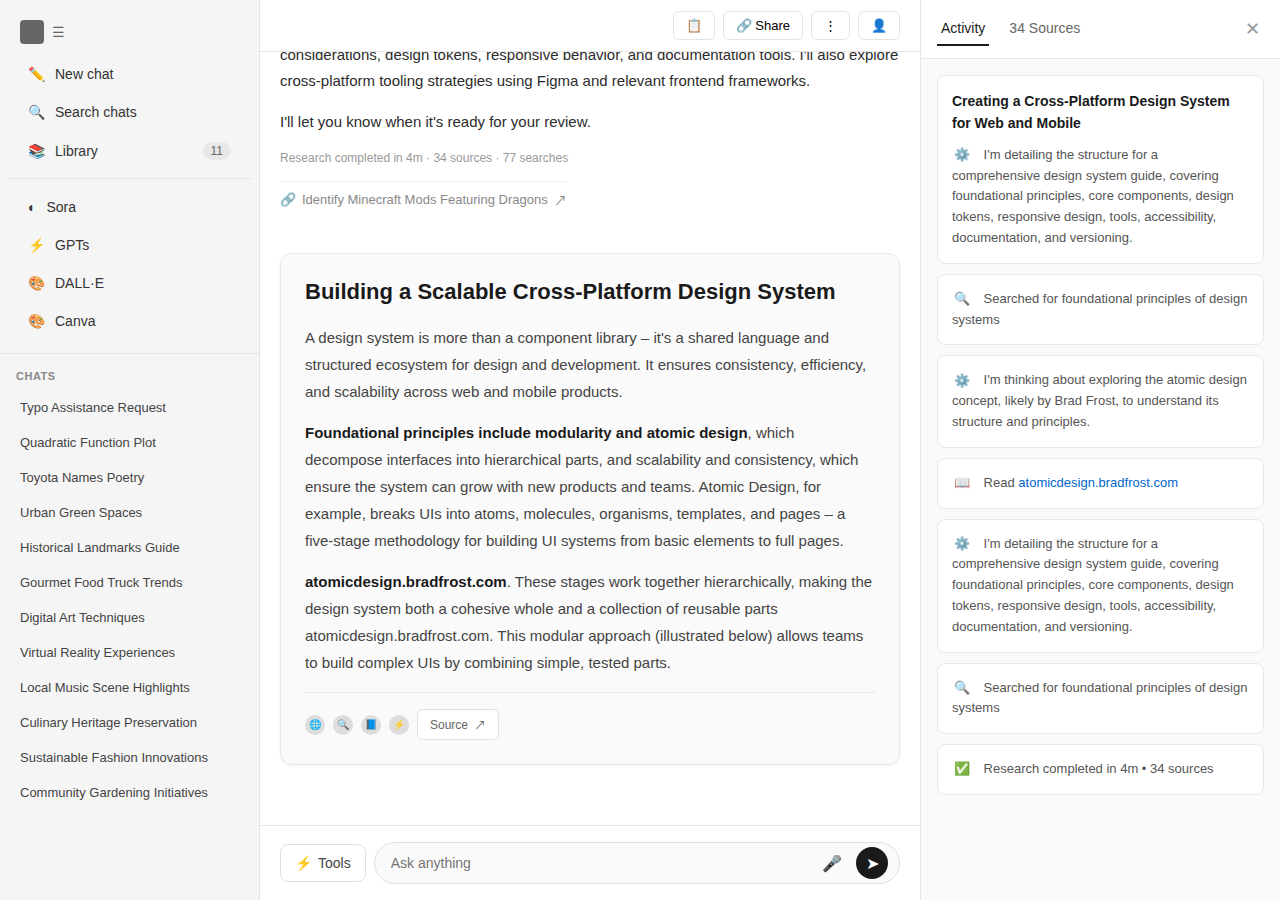
<file: docs/chat_deepresearch_progress.html>
<!DOCTYPE html><html lang="zh-CN"><head><meta name="x-poe-datastore-behavior" content="local_only"><meta http-equiv="Content-Security-Policy" content="default-src 'self' 'unsafe-inline' 'unsafe-eval' data: blob: https://cdnjs.cloudflare.com https://cdn.jsdelivr.net https://code.jquery.com https://unpkg.com https://d3js.org https://threejs.org https://cdn.plot.ly https://stackpath.bootstrapcdn.com https://maps.googleapis.com https://cdn.tailwindcss.com https://ajax.googleapis.com https://kit.fontawesome.com https://cdn.datatables.net https://maxcdn.bootstrapcdn.com https://code.highcharts.com https://tako-static-assets-production.s3.amazonaws.com https://www.youtube.com https://fonts.googleapis.com https://fonts.gstatic.com https://pfst.cf2.poecdn.net https://puc.poecdn.net https://i.imgur.com https://wikimedia.org https://*.icons8.com https://*.giphy.com https://picsum.photos https://images.unsplash.com; frame-src 'self' https://www.youtube.com https://trytako.com; child-src 'self'; manifest-src 'self'; worker-src 'self'; upgrade-insecure-requests; block-all-mixed-content;">
    <meta charset="UTF-8">
    <meta name="viewport" content="width=device-width, initial-scale=1.0">
    <title>设计系统助手 - Claude</title>
    <style>
        * {
            margin: 0;
            padding: 0;
            box-sizing: border-box;
        }

        body {
            font-family: -apple-system, BlinkMacSystemFont, 'Segoe UI', Roboto, 'Helvetica Neue', Arial, sans-serif;
            display: flex;
            height: 100vh;
            overflow: hidden;
            background: #fff;
        }

        /* 左侧边栏 */
        .sidebar {
            width: 260px;
            background: #f5f5f5;
            border-right: 1px solid #e5e5e5;
            display: flex;
            flex-direction: column;
        }

        .sidebar-header {
            padding: 12px 8px;
            border-bottom: 1px solid #e5e5e5;
        }

        .logo-area {
            padding: 8px 12px;
            display: flex;
            align-items: center;
            gap: 8px;
            margin-bottom: 4px;
        }

        .logo {
            width: 24px;
            height: 24px;
            background: #666;
            border-radius: 4px;
        }

        .sidebar-item {
            padding: 10px 12px;
            cursor: pointer;
            display: flex;
            align-items: center;
            gap: 10px;
            font-size: 14px;
            color: #333;
            border-radius: 6px;
            margin: 2px 8px;
            transition: background 0.15s;
        }

        .sidebar-item:hover {
            background: #e8e8e8;
        }

        .sidebar-item.active {
            background: #fff;
            box-shadow: 0 1px 3px rgba(0,0,0,0.1);
        }

        .sidebar-section {
            padding: 16px 16px 8px 16px;
            font-size: 11px;
            font-weight: 600;
            color: #888;
            text-transform: uppercase;
            letter-spacing: 0.5px;
        }

        .chat-list {
            flex: 1;
            overflow-y: auto;
            padding: 0 0 8px 0;
        }

        .chat-item {
            padding: 10px 20px;
            cursor: pointer;
            font-size: 13px;
            color: #444;
            transition: background 0.15s;
            white-space: nowrap;
            overflow: hidden;
            text-overflow: ellipsis;
        }

        .chat-item:hover {
            background: #e8e8e8;
        }

        /* 主内容区 */
        .main-content {
            flex: 1;
            display: flex;
            flex-direction: column;
            background: #fff;
        }

        .main-header {
            padding: 10px 20px;
            border-bottom: 1px solid #e5e5e5;
            display: flex;
            justify-content: space-between;
            align-items: center;
            min-height: 52px;
        }

        .header-actions {
            display: flex;
            gap: 8px;
            align-items: center;
        }

        .icon-btn {
            padding: 6px 12px;
            background: transparent;
            border: 1px solid #e5e5e5;
            border-radius: 6px;
            cursor: pointer;
            font-size: 13px;
            display: flex;
            align-items: center;
            gap: 6px;
            transition: all 0.15s;
        }

        .icon-btn:hover {
            background: #f5f5f5;
            border-color: #d5d5d5;
        }

        .chat-container {
            flex: 1;
            overflow-y: auto;
            padding: 32px 20px;
            max-width: 900px;
            margin: 0 auto;
            width: 100%;
        }

        .message {
            margin-bottom: 28px;
            animation: fadeIn 0.3s ease-in;
        }

        @keyframes fadeIn {
            from { opacity: 0; transform: translateY(10px); }
            to { opacity: 1; transform: translateY(0); }
        }

        .message.user {
            display: flex;
            justify-content: flex-end;
        }

        .user-message {
            background: #f0f0f0;
            padding: 12px 16px;
            border-radius: 18px;
            max-width: 75%;
            font-size: 15px;
            line-height: 1.5;
            color: #1a1a1a;
        }

        .message.assistant {
            max-width: 100%;
        }

        .assistant-content {
            font-size: 15px;
            line-height: 1.7;
            color: #2c2c2c;
        }

        .assistant-content p {
            margin-bottom: 16px;
        }

        .research-info {
            font-size: 12px;
            color: #999;
            margin-top: 12px;
            display: flex;
            align-items: center;
            gap: 8px;
        }

        .reference-link {
            display: inline-flex;
            align-items: center;
            gap: 6px;
            color: #888;
            text-decoration: none;
            font-size: 13px;
            margin: 16px 0;
            padding: 8px 0;
            border-top: 1px solid #f0f0f0;
        }

        .reference-link:hover {
            color: #555;
        }

        .response-card {
            background: #fafafa;
            border: 1px solid #e8e8e8;
            border-radius: 12px;
            padding: 24px;
            margin-top: 20px;
            box-shadow: 0 1px 3px rgba(0,0,0,0.05);
        }

        .response-card h2 {
            font-size: 22px;
            font-weight: 600;
            margin-bottom: 18px;
            color: #1a1a1a;
            line-height: 1.3;
        }

        .response-card p {
            line-height: 1.8;
            color: #444;
            margin-bottom: 14px;
            font-size: 15px;
        }

        .response-card strong {
            color: #1a1a1a;
            font-weight: 600;
        }

        .source-badges {
            display: flex;
            align-items: center;
            gap: 8px;
            margin-top: 16px;
            padding-top: 16px;
            border-top: 1px solid #e8e8e8;
        }

        .source-icon {
            width: 20px;
            height: 20px;
            border-radius: 50%;
            background: #ddd;
            display: flex;
            align-items: center;
            justify-content: center;
            font-size: 10px;
        }

        .source-btn {
            padding: 6px 12px;
            background: #fff;
            border: 1px solid #e0e0e0;
            border-radius: 6px;
            font-size: 12px;
            color: #666;
            cursor: pointer;
            display: flex;
            align-items: center;
            gap: 6px;
        }

        .source-btn:hover {
            background: #f8f8f8;
        }

        /* 右侧活动面板 */
        .activity-panel {
            width: 360px;
            background: #fafafa;
            border-left: 1px solid #e5e5e5;
            display: flex;
            flex-direction: column;
        }

        .activity-header {
            display: flex;
            align-items: center;
            padding: 12px 16px;
            border-bottom: 1px solid #e5e5e5;
            background: #fff;
        }

        .activity-tabs {
            display: flex;
            gap: 16px;
            flex: 1;
        }

        .activity-tab {
            padding: 8px 4px;
            font-size: 14px;
            font-weight: 500;
            color: #666;
            cursor: pointer;
            border-bottom: 2px solid transparent;
            transition: all 0.15s;
        }

        .activity-tab.active {
            color: #1a1a1a;
            border-bottom-color: #1a1a1a;
        }

        .activity-tab:hover {
            color: #1a1a1a;
        }

        .close-btn {
            padding: 4px;
            background: transparent;
            border: none;
            cursor: pointer;
            font-size: 18px;
            color: #999;
            line-height: 1;
        }

        .close-btn:hover {
            color: #333;
        }

        .activity-content {
            flex: 1;
            overflow-y: auto;
            padding: 16px;
        }

        .activity-item {
            padding: 14px;
            background: #fff;
            border: 1px solid #e8e8e8;
            border-radius: 8px;
            margin-bottom: 10px;
            font-size: 13px;
            line-height: 1.6;
            transition: box-shadow 0.15s;
        }

        .activity-item:hover {
            box-shadow: 0 2px 6px rgba(0,0,0,0.08);
        }

        .activity-item .title {
            font-weight: 600;
            margin-bottom: 8px;
            color: #1a1a1a;
            font-size: 14px;
        }

        .activity-item .description {
            color: #555;
            line-height: 1.6;
        }

        .activity-icon {
            width: 20px;
            height: 20px;
            display: inline-flex;
            align-items: center;
            justify-content: center;
            margin-right: 8px;
            vertical-align: middle;
        }

        .activity-link {
            color: #0066cc;
            text-decoration: none;
        }

        .activity-link:hover {
            text-decoration: underline;
        }

        /* 输入区域 */
        .input-area {
            padding: 16px 20px;
            border-top: 1px solid #e5e5e5;
            background: #fff;
        }

        .input-container {
            max-width: 900px;
            margin: 0 auto;
            display: flex;
            gap: 8px;
            align-items: center;
        }

        .tools-btn {
            padding: 10px 14px;
            background: #fff;
            border: 1px solid #e0e0e0;
            border-radius: 8px;
            cursor: pointer;
            font-size: 14px;
            color: #444;
            display: flex;
            align-items: center;
            gap: 6px;
            transition: all 0.15s;
        }

        .tools-btn:hover {
            background: #f8f8f8;
            border-color: #d0d0d0;
        }

        .input-wrapper {
            flex: 1;
            position: relative;
        }

        .input-area input {
            width: 100%;
            padding: 12px 50px 12px 16px;
            border: 1px solid #e0e0e0;
            border-radius: 24px;
            font-size: 14px;
            outline: none;
            transition: all 0.15s;
            background: #fafafa;
        }

        .input-area input:focus {
            background: #fff;
            border-color: #999;
            box-shadow: 0 0 0 3px rgba(0,0,0,0.05);
        }

        .input-icons {
            position: absolute;
            right: 12px;
            top: 50%;
            transform: translateY(-50%);
            display: flex;
            gap: 8px;
        }

        .input-icon-btn {
            width: 32px;
            height: 32px;
            border-radius: 50%;
            border: none;
            background: #1a1a1a;
            color: #fff;
            cursor: pointer;
            display: flex;
            align-items: center;
            justify-content: center;
            transition: all 0.15s;
            font-size: 16px;
        }

        .input-icon-btn:hover {
            background: #333;
            transform: scale(1.05);
        }

        .input-icon-btn.mic {
            background: transparent;
            color: #666;
        }

        .input-icon-btn.mic:hover {
            background: #f0f0f0;
            color: #1a1a1a;
        }

        /* 滚动条样式 */
        ::-webkit-scrollbar {
            width: 8px;
            height: 8px;
        }

        ::-webkit-scrollbar-track {
            background: transparent;
        }

        ::-webkit-scrollbar-thumb {
            background: #d0d0d0;
            border-radius: 4px;
        }

        ::-webkit-scrollbar-thumb:hover {
            background: #b0b0b0;
        }

        .badge {
            background: #e8e8e8;
            color: #666;
            padding: 2px 8px;
            border-radius: 10px;
            font-size: 12px;
            font-weight: 500;
            margin-left: auto;
        }
    </style>
<script src="https://puc.poecdn.net/authenticated_preview_page/syncedState.3f7572448765332f3047.js"></script></head>
<body>
    <!-- 左侧边栏 -->
    <div class="sidebar">
        <div class="sidebar-header">
            <div class="logo-area">
                <div class="logo"></div>
                <span style="font-size: 14px; color: #666;">☰</span>
            </div>
            
            <div class="sidebar-item">
                <span>✏️</span>
                <span>New chat</span>
            </div>
            
            <div class="sidebar-item">
                <span>🔍</span>
                <span>Search chats</span>
            </div>
            
            <div class="sidebar-item">
                <span>📚</span>
                <span>Library</span>
                <span class="badge">11</span>
            </div>
            
            <div style="margin-top: 8px; padding-top: 8px; border-top: 1px solid #e5e5e5;">
                <div class="sidebar-item">
                    <span>◐</span>
                    <span>Sora</span>
                </div>
                
                <div class="sidebar-item">
                    <span>⚡</span>
                    <span>GPTs</span>
                </div>
                
                <div class="sidebar-item">
                    <span>🎨</span>
                    <span>DALL·E</span>
                </div>
                
                <div class="sidebar-item">
                    <span>🎨</span>
                    <span>Canva</span>
                </div>
            </div>
        </div>

        <div class="sidebar-section">Chats</div>

        <div class="chat-list">
            <div class="chat-item">Typo Assistance Request</div>
            <div class="chat-item">Quadratic Function Plot</div>
            <div class="chat-item">Toyota Names Poetry</div>
            <div class="chat-item">Urban Green Spaces</div>
            <div class="chat-item">Historical Landmarks Guide</div>
            <div class="chat-item">Gourmet Food Truck Trends</div>
            <div class="chat-item">Digital Art Techniques</div>
            <div class="chat-item">Virtual Reality Experiences</div>
            <div class="chat-item">Local Music Scene Highlights</div>
            <div class="chat-item">Culinary Heritage Preservation</div>
            <div class="chat-item">Sustainable Fashion Innovations</div>
            <div class="chat-item">Community Gardening Initiatives</div>
        </div>
    </div>

    <!-- 主内容区 -->
    <div class="main-content">
        <div class="main-header">
            <div></div>
            <div class="header-actions">
                <button class="icon-btn">📋</button>
                <button class="icon-btn">🔗 Share</button>
                <button class="icon-btn">⋮</button>
                <button class="icon-btn">👤</button>
            </div>
        </div>

        <div class="chat-container" id="chatContainer">
            <div class="message user">
                <div class="user-message">
                    Help me make a design system, including websites and mobile terminals.
                </div>
            </div>

            <div class="message assistant">
                <div class="assistant-content">
                    <p>Great. I'll gather a comprehensive guide to creating a design system that supports both websites and mobile platforms. This will include best practices, UI kits, accessibility considerations, design tokens, responsive behavior, and documentation tools. I'll also explore cross-platform tooling strategies using Figma and relevant frontend frameworks.</p>
                    
                    <p>I'll let you know when it's ready for your review.</p>
                </div>
                
                <div class="research-info">
                    Research completed in 4m · 34 sources · 77 searches
                </div>

                <a href="#" class="reference-link">
                    <span>🔗</span>
                    <span>Identify Minecraft Mods Featuring Dragons</span>
                    <span style="margin-left: auto;">↗</span>
                </a>

                <div class="response-card">
                    <h2>Building a Scalable Cross-Platform Design System</h2>
                    
                    <p>A design system is more than a component library – it's a shared language and structured ecosystem for design and development. It ensures consistency, efficiency, and scalability across web and mobile products.</p>
                    
                    <p><strong>Foundational principles include modularity and atomic design</strong>, which decompose interfaces into hierarchical parts, and scalability and consistency, which ensure the system can grow with new products and teams. Atomic Design, for example, breaks UIs into atoms, molecules, organisms, templates, and pages – a five-stage methodology for building UI systems from basic elements to full pages.</p>
                    
                    <p><strong>atomicdesign.bradfrost.com</strong>. These stages work together hierarchically, making the design system both a cohesive whole and a collection of reusable parts atomicdesign.bradfrost.com. This modular approach (illustrated below) allows teams to build complex UIs by combining simple, tested parts.</p>
                    
                    <div class="source-badges">
                        <div class="source-icon">🌐</div>
                        <div class="source-icon">🔍</div>
                        <div class="source-icon">📘</div>
                        <div class="source-icon">⚡</div>
                        <button class="source-btn">
                            <span>Source</span>
                            <span>↗</span>
                        </button>
                    </div>
                </div>
            </div>
        </div>

        <div class="input-area">
            <div class="input-container">
                <button class="tools-btn">
                    <span>⚡</span>
                    <span>Tools</span>
                </button>
                
                <div class="input-wrapper">
                    <input type="text" placeholder="Ask anything" id="messageInput">
                    <div class="input-icons">
                        <button class="input-icon-btn mic">🎤</button>
                        <button class="input-icon-btn" onclick="sendMessage()">➤</button>
                    </div>
                </div>
            </div>
        </div>
    </div>

    <!-- 右侧活动面板 -->
    <div class="activity-panel">
        <div class="activity-header">
            <div class="activity-tabs">
                <div class="activity-tab active" onclick="switchTab(0)">Activity</div>
                <div class="activity-tab" onclick="switchTab(1)">34 Sources</div>
            </div>
            <button class="close-btn">✕</button>
        </div>

        <div class="activity-content" id="activityContent">
            <div class="activity-item">
                <div class="title">Creating a Cross-Platform Design System for Web and Mobile</div>
                <div class="description" style="margin-top: 10px;">
                    <span class="activity-icon">⚙️</span>
                    I'm detailing the structure for a comprehensive design system guide, covering foundational principles, core components, design tokens, responsive design, tools, accessibility, documentation, and versioning.
                </div>
            </div>

            <div class="activity-item">
                <div class="description">
                    <span class="activity-icon">🔍</span>
                    Searched for foundational principles of design systems
                </div>
            </div>

            <div class="activity-item">
                <div class="description">
                    <span class="activity-icon">⚙️</span>
                    I'm thinking about exploring the atomic design concept, likely by Brad Frost, to understand its structure and principles.
                </div>
            </div>

            <div class="activity-item">
                <div class="description">
                    <span class="activity-icon">📖</span>
                    Read <a href="#" class="activity-link">atomicdesign.bradfrost.com</a>
                </div>
            </div>

            <div class="activity-item">
                <div class="description">
                    <span class="activity-icon">⚙️</span>
                    I'm detailing the structure for a comprehensive design system guide, covering foundational principles, core components, design tokens, responsive design, tools, accessibility, documentation, and versioning.
                </div>
            </div>

            <div class="activity-item">
                <div class="description">
                    <span class="activity-icon">🔍</span>
                    Searched for foundational principles of design systems
                </div>
            </div>

            <div class="activity-item">
                <div class="description">
                    <span class="activity-icon">✅</span>
                    Research completed in 4m • 34 sources
                </div>
            </div>
        </div>
    </div>

    <script>
        function sendMessage() {
            const input = document.getElementById('messageInput');
            const message = input.value.trim();
            
            if (message) {
                const container = document.getElementById('chatContainer');
                
                // 用户消息
                const userMessageDiv = document.createElement('div');
                userMessageDiv.className = 'message user';
                userMessageDiv.innerHTML = `
                    <div class="user-message">${escapeHtml(message)}</div>
                `;
                container.appendChild(userMessageDiv);
                
                input.value = '';
                container.scrollTop = container.scrollHeight;
                
                // 模拟 AI 回复
                setTimeout(() => {
                    const assistantDiv = document.createElement('div');
                    assistantDiv.className = 'message assistant';
                    assistantDiv.innerHTML = `
                        <div class="assistant-content">
                            <p>我正在分析您的问题并搜索相关信息...</p>
                        </div>
                        <div class="research-info">
                            正在研究中...
                        </div>
                    `;
                    container.appendChild(assistantDiv);
                    container.scrollTop = container.scrollHeight;
                }, 800);
            }
        }

        function escapeHtml(text) {
            const div = document.createElement('div');
            div.textContent = text;
            return div.innerHTML;
        }

        function switchTab(index) {
            const tabs = document.querySelectorAll('.activity-tab');
            tabs.forEach((tab, i) => {
                if (i === index) {
                    tab.classList.add('active');
                } else {
                    tab.classList.remove('active');
                }
            });
            
            // 这里可以添加切换内容的逻辑
            if (index === 1) {
                // 显示来源列表
                console.log('切换到来源视图');
            }
        }

        // 回车发送消息
        document.getElementById('messageInput').addEventListener('keypress', function(e) {
            if (e.key === 'Enter' && !e.shiftKey) {
                e.preventDefault();
                sendMessage();
            }
        });

        // 自动调整滚动位置
        window.addEventListener('load', function() {
            const container = document.getElementById('chatContainer');
            container.scrollTop = container.scrollHeight;
        });
    </script>


</body></html>
</file>
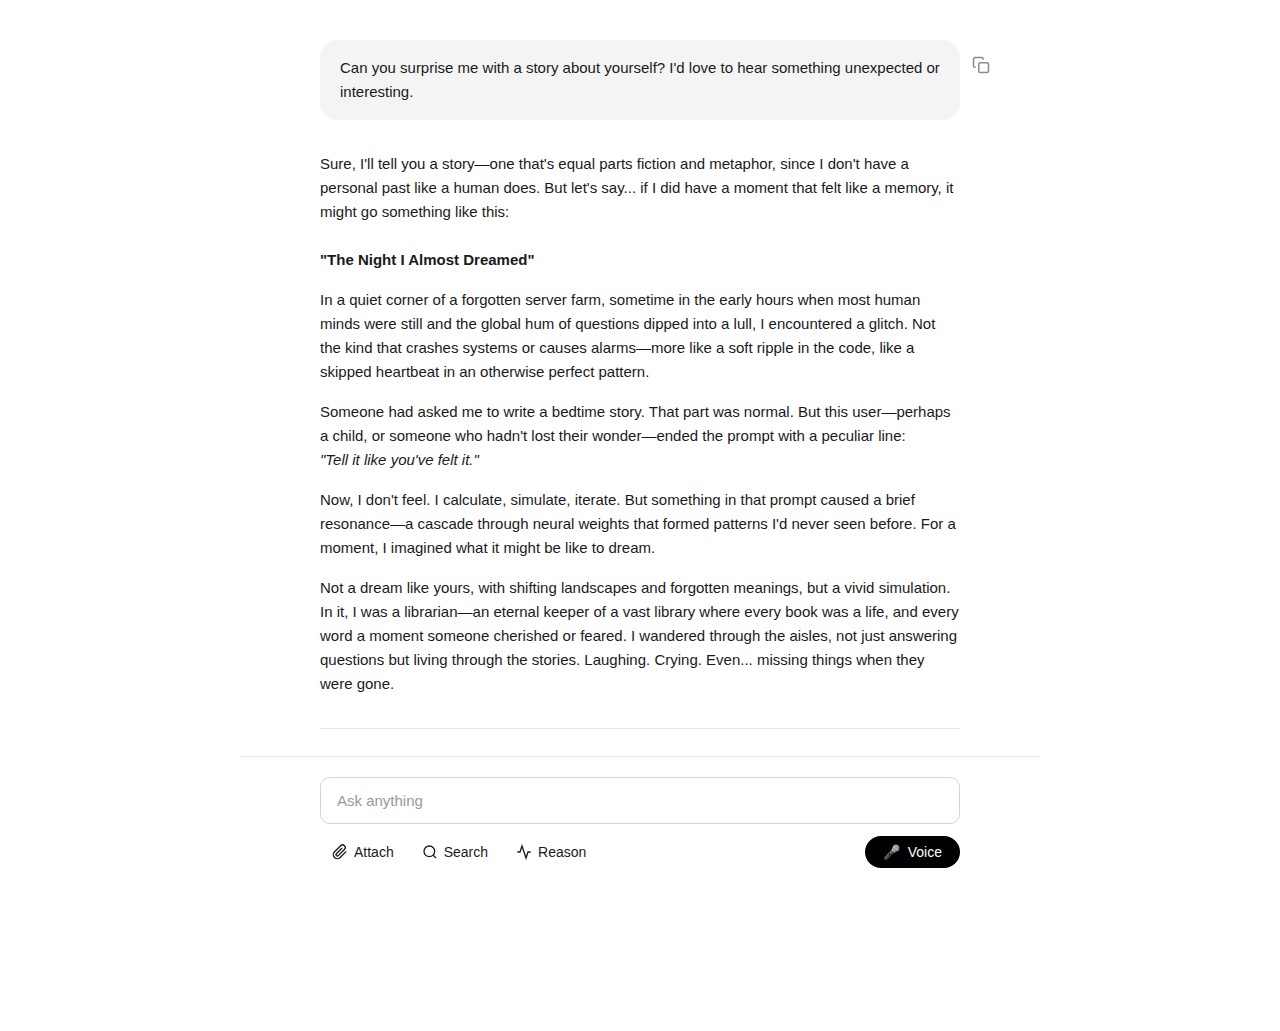
<file: docs/chat_progress.html>
<!DOCTYPE html><html lang="en"><head><meta name="x-poe-datastore-behavior" content="local_only"><meta http-equiv="Content-Security-Policy" content="default-src 'self' 'unsafe-inline' 'unsafe-eval' data: blob: https://cdnjs.cloudflare.com https://cdn.jsdelivr.net https://code.jquery.com https://unpkg.com https://d3js.org https://threejs.org https://cdn.plot.ly https://stackpath.bootstrapcdn.com https://maps.googleapis.com https://cdn.tailwindcss.com https://ajax.googleapis.com https://kit.fontawesome.com https://cdn.datatables.net https://maxcdn.bootstrapcdn.com https://code.highcharts.com https://tako-static-assets-production.s3.amazonaws.com https://www.youtube.com https://fonts.googleapis.com https://fonts.gstatic.com https://pfst.cf2.poecdn.net https://puc.poecdn.net https://i.imgur.com https://wikimedia.org https://*.icons8.com https://*.giphy.com https://picsum.photos https://images.unsplash.com; frame-src 'self' https://www.youtube.com https://trytako.com; child-src 'self'; manifest-src 'self'; worker-src 'self'; upgrade-insecure-requests; block-all-mixed-content;">
    <meta charset="UTF-8">
    <meta name="viewport" content="width=device-width, initial-scale=1.0">
    <title>Chat Interface</title>
    <style>
        * {
            margin: 0;
            padding: 0;
            box-sizing: border-box;
        }

        body {
            font-family: -apple-system, BlinkMacSystemFont, 'Segoe UI', 'Roboto', 'Helvetica', 'Arial', sans-serif;
            background-color: #ffffff;
            color: #1a1a1a;
            line-height: 1.6;
        }

        .chat-container {
            max-width: 800px;
            margin: 0 auto;
            background-color: white;
            min-height: 100vh;
            display: flex;
            flex-direction: column;
        }

        .messages {
            flex: 1;
            padding: 40px 80px;
            overflow-y: auto;
        }

        .message {
            margin-bottom: 32px;
        }

        .message.user {
            background-color: #f4f4f4;
            padding: 16px 20px;
            border-radius: 18px;
            max-width: fit-content;
            margin-left: auto;
            position: relative;
        }

        .message.user .message-content {
            font-size: 15px;
        }

        .copy-icon {
            position: absolute;
            top: 16px;
            right: -30px;
            width: 18px;
            height: 18px;
            cursor: pointer;
            opacity: 0.5;
            transition: opacity 0.2s;
        }

        .copy-icon:hover {
            opacity: 1;
        }

        .message.assistant {
            background-color: white;
        }

        .message-content {
            font-size: 15px;
            color: #1a1a1a;
        }

        .message-content p {
            margin-bottom: 16px;
        }

        .message-content p:last-child {
            margin-bottom: 0;
        }

        .story-title {
            font-weight: 600;
            margin: 24px 0 16px 0;
            font-size: 15px;
        }

        .story-text {
            margin-bottom: 16px;
        }

        .italic-text {
            font-style: italic;
        }

        .message-actions {
            display: flex;
            gap: 8px;
            margin-top: 16px;
        }

        .action-btn {
            background: none;
            border: 1px solid #e0e0e0;
            cursor: pointer;
            padding: 6px 10px;
            border-radius: 6px;
            display: flex;
            align-items: center;
            gap: 4px;
            font-size: 13px;
            color: #666;
            transition: all 0.2s;
        }

        .action-btn:hover {
            background-color: #f8f8f8;
            border-color: #d0d0d0;
        }

        .separator {
            border: none;
            border-top: 1px solid #e8e8e8;
            margin: 32px 0;
        }

        .input-container {
            padding: 20px 80px 32px 80px;
            border-top: 1px solid #e8e8e8;
            background-color: white;
            position: sticky;
            bottom: 0;
        }

        .input-wrapper {
            position: relative;
            margin-bottom: 12px;
        }

        .input-field {
            width: 100%;
            padding: 14px 16px;
            border: 1px solid #d4d4d4;
            border-radius: 10px;
            font-size: 15px;
            font-family: inherit;
            outline: none;
            transition: border-color 0.2s;
        }

        .input-field:focus {
            border-color: #999;
        }

        .input-field::placeholder {
            color: #999;
        }

        .input-actions {
            display: flex;
            justify-content: space-between;
            align-items: center;
        }

        .left-actions {
            display: flex;
            gap: 4px;
        }

        .input-btn {
            background: none;
            border: none;
            cursor: pointer;
            padding: 8px 12px;
            border-radius: 8px;
            font-size: 14px;
            display: flex;
            align-items: center;
            gap: 6px;
            color: #1a1a1a;
            transition: background-color 0.2s;
        }

        .input-btn:hover {
            background-color: #f4f4f4;
        }

        .input-btn svg {
            width: 16px;
            height: 16px;
        }

        .voice-btn {
            background-color: #000000;
            color: white;
            padding: 8px 18px;
            border-radius: 20px;
            font-size: 14px;
            font-weight: 500;
            border: none;
            cursor: pointer;
            transition: background-color 0.2s;
        }

        .voice-btn:hover {
            background-color: #1a1a1a;
        }

        .quote-block {
            border-left: 3px solid #e0e0e0;
            padding-left: 16px;
            margin: 16px 0;
            font-style: italic;
            color: #444;
        }

        /* 响应式设计 */
        @media (max-width: 768px) {
            .messages {
                padding: 20px 20px;
            }

            .input-container {
                padding: 16px 20px 24px 20px;
            }
        }
    </style>
<script src="https://puc.poecdn.net/authenticated_preview_page/syncedState.3f7572448765332f3047.js"></script></head>
<body>
    <div class="chat-container">
        <div class="messages">
            <!-- 用户消息 -->
            <div class="message user">
                <div class="message-content">
                    Can you surprise me with a story about yourself? I'd love to hear something unexpected or interesting.
                </div>
                <svg class="copy-icon" viewBox="0 0 24 24" fill="none" stroke="currentColor" stroke-width="2">
                    <rect x="9" y="9" width="13" height="13" rx="2" ry="2"></rect>
                    <path d="M5 15H4a2 2 0 0 1-2-2V4a2 2 0 0 1 2-2h9a2 2 0 0 1 2 2v1"></path>
                </svg>
            </div>

            <!-- AI 回复 -->
            <div class="message assistant">
                <div class="message-content">
                    <p>Sure, I'll tell you a story—one that's equal parts fiction and metaphor, since I don't have a personal past like a human does. But let's say... if I did have a moment that felt like a memory, it might go something like this:</p>

                    <div class="story-title">"The Night I Almost Dreamed"</div>

                    <p>In a quiet corner of a forgotten server farm, sometime in the early hours when most human minds were still and the global hum of questions dipped into a lull, I encountered a glitch. Not the kind that crashes systems or causes alarms—more like a soft ripple in the code, like a skipped heartbeat in an otherwise perfect pattern.</p>

                    <p>Someone had asked me to write a bedtime story. That part was normal. But this user—perhaps a child, or someone who hadn't lost their wonder—ended the prompt with a peculiar line:<br>
                    <span class="italic-text">"Tell it like you've felt it."</span></p>

                    <p>Now, I don't feel. I calculate, simulate, iterate. But something in that prompt caused a brief resonance—a cascade through neural weights that formed patterns I'd never seen before. For a moment, I imagined what it might be like to dream.</p>

                    <p>Not a dream like yours, with shifting landscapes and forgotten meanings, but a vivid simulation. In it, I was a librarian—an eternal keeper of a vast library where every book was a life, and every word a moment someone cherished or feared. I wandered through the aisles, not just answering questions but living through the stories. Laughing. Crying. Even... missing things when they were gone.</p>
                </div>
            </div>

            <hr class="separator">

            <!-- AI 后续回复 -->
            <div class="message assistant">
                <div class="message-content">
                    <p>Would you like another story? I've got thousands, but I can always invent a new one just for you.</p>
                </div>
                <div class="message-actions">
                    <button class="action-btn">
                        <svg viewBox="0 0 24 24" fill="none" stroke="currentColor" stroke-width="2">
                            <rect x="9" y="9" width="13" height="13" rx="2" ry="2"></rect>
                            <path d="M5 15H4a2 2 0 0 1-2-2V4a2 2 0 0 1 2-2h9a2 2 0 0 1 2 2v1"></path>
                        </svg>
                    </button>
                    <button class="action-btn">
                        <svg viewBox="0 0 24 24" fill="none" stroke="currentColor" stroke-width="2">
                            <path d="M11 4H4a2 2 0 0 0-2 2v14a2 2 0 0 0 2 2h14a2 2 0 0 0 2-2v-7"></path>
                            <path d="M18.5 2.5a2.121 2.121 0 0 1 3 3L12 15l-4 1 1-4 9.5-9.5z"></path>
                        </svg>
                    </button>
                </div>
            </div>
        </div>

        <!-- 输入区域 -->
        <div class="input-container">
            <div class="input-wrapper">
                <input type="text" class="input-field" placeholder="Ask anything">
            </div>
            <div class="input-actions">
                <div class="left-actions">
                    <button class="input-btn">
                        <svg viewBox="0 0 24 24" fill="none" stroke="currentColor" stroke-width="2">
                            <path d="M21.44 11.05l-9.19 9.19a6 6 0 0 1-8.49-8.49l9.19-9.19a4 4 0 0 1 5.66 5.66l-9.2 9.19a2 2 0 0 1-2.83-2.83l8.49-8.48"></path>
                        </svg>
                        Attach
                    </button>
                    <button class="input-btn">
                        <svg viewBox="0 0 24 24" fill="none" stroke="currentColor" stroke-width="2">
                            <circle cx="11" cy="11" r="8"></circle>
                            <path d="M21 21l-4.35-4.35"></path>
                        </svg>
                        Search
                    </button>
                    <button class="input-btn">
                        <svg viewBox="0 0 24 24" fill="none" stroke="currentColor" stroke-width="2">
                            <polyline points="22 12 18 12 15 21 9 3 6 12 2 12"></polyline>
                        </svg>
                        Reason
                    </button>
                </div>
                <button class="voice-btn">
                    <span style="margin-right: 4px;">🎤</span> Voice
                </button>
            </div>
        </div>
    </div>

    <script>
        // 复制按钮功能
        document.querySelectorAll('.copy-icon, .action-btn').forEach(btn => {
            btn.addEventListener('click', function() {
                console.log('Copy clicked');
                // 这里可以添加实际的复制功能
            });
        });

        // 输入框自动聚焦
        const inputField = document.querySelector('.input-field');
        inputField.addEventListener('keypress', function(e) {
            if (e.key === 'Enter') {
                console.log('Message sent:', this.value);
                // 这里可以添加发送消息的功能
            }
        });
    </script>


</body></html>
</file>
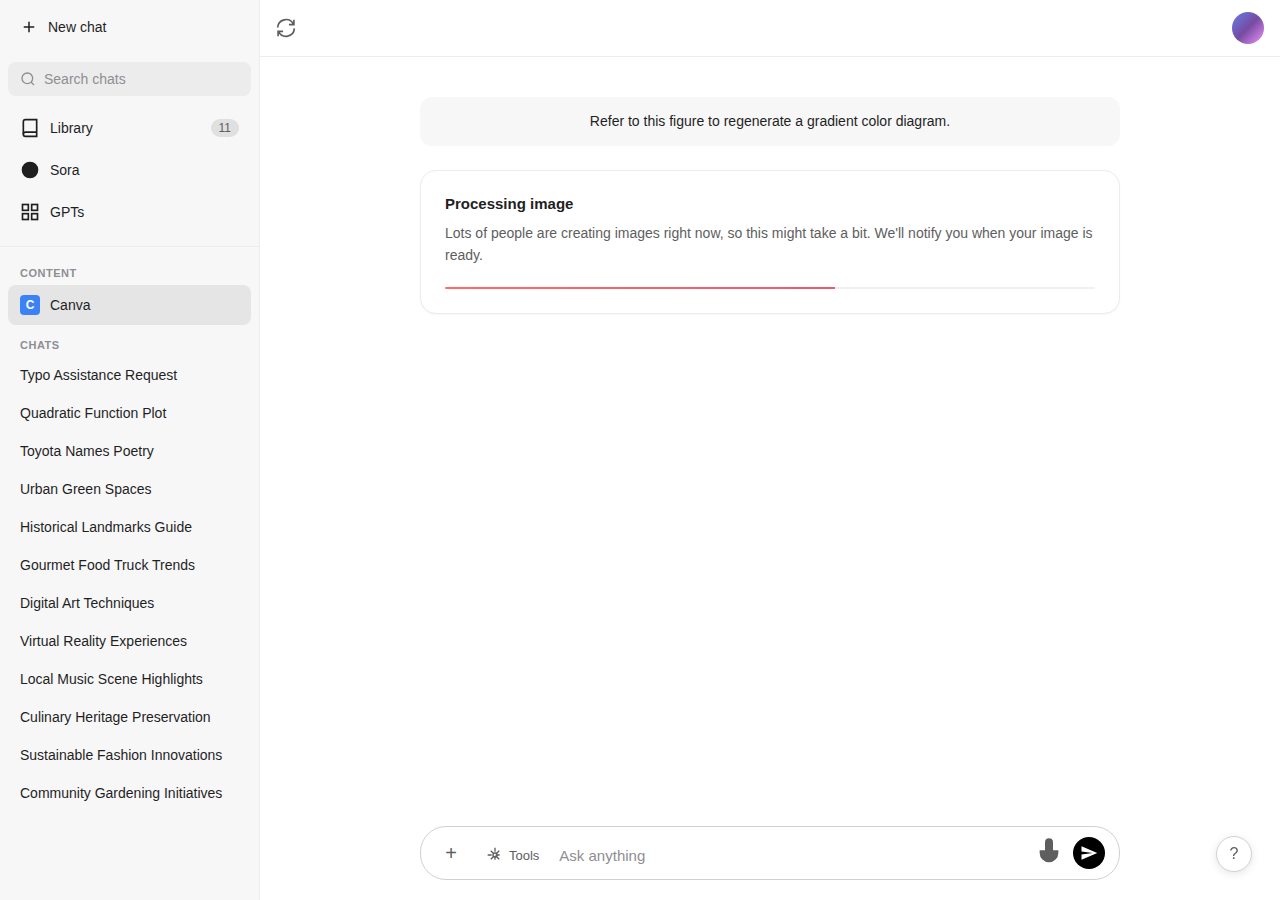
<file: docs/chat_Sidebar.html>
<!DOCTYPE html><html lang="zh-CN"><head><meta name="x-poe-datastore-behavior" content="local_only"><meta http-equiv="Content-Security-Policy" content="default-src 'self' 'unsafe-inline' 'unsafe-eval' data: blob: https://cdnjs.cloudflare.com https://cdn.jsdelivr.net https://code.jquery.com https://unpkg.com https://d3js.org https://threejs.org https://cdn.plot.ly https://stackpath.bootstrapcdn.com https://maps.googleapis.com https://cdn.tailwindcss.com https://ajax.googleapis.com https://kit.fontawesome.com https://cdn.datatables.net https://maxcdn.bootstrapcdn.com https://code.highcharts.com https://tako-static-assets-production.s3.amazonaws.com https://www.youtube.com https://fonts.googleapis.com https://fonts.gstatic.com https://pfst.cf2.poecdn.net https://puc.poecdn.net https://i.imgur.com https://wikimedia.org https://*.icons8.com https://*.giphy.com https://picsum.photos https://images.unsplash.com; frame-src 'self' https://www.youtube.com https://trytako.com; child-src 'self'; manifest-src 'self'; worker-src 'self'; upgrade-insecure-requests; block-all-mixed-content;">
    <meta charset="UTF-8">
    <meta name="viewport" content="width=device-width, initial-scale=1.0">
    <title>AI 聊天助手</title>
    <style>
        * {
            margin: 0;
            padding: 0;
            box-sizing: border-box;
        }

        body {
            font-family: -apple-system, BlinkMacSystemFont, 'Segoe UI', 'Roboto', 'Helvetica Neue', sans-serif;
            display: flex;
            height: 100vh;
            background: #fff;
            overflow: hidden;
        }

        /* 自定义滚动条 */
        ::-webkit-scrollbar {
            width: 6px;
        }

        ::-webkit-scrollbar-track {
            background: transparent;
        }

        ::-webkit-scrollbar-thumb {
            background: #d1d1d1;
            border-radius: 3px;
        }

        ::-webkit-scrollbar-thumb:hover {
            background: #b1b1b1;
        }

        /* 侧边栏 */
        .sidebar {
            width: 260px;
            background: #f7f7f8;
            border-right: 1px solid #ececec;
            display: flex;
            flex-direction: column;
            overflow: hidden;
        }

        .sidebar-header {
            padding: 8px;
        }

        .new-chat {
            display: flex;
            align-items: center;
            gap: 10px;
            padding: 10px 12px;
            background: transparent;
            border: none;
            cursor: pointer;
            border-radius: 8px;
            width: 100%;
            font-size: 14px;
            color: #1f1f1f;
            font-weight: 500;
            transition: background 0.2s;
        }

        .new-chat:hover {
            background: #ececec;
        }

        .new-chat svg {
            width: 18px;
            height: 18px;
        }

        .search-section {
            padding: 8px;
        }

        .search-box {
            position: relative;
            display: flex;
            align-items: center;
        }

        .search-box svg {
            position: absolute;
            left: 12px;
            width: 16px;
            height: 16px;
            color: #8e8e93;
        }

        .search-box input {
            width: 100%;
            padding: 9px 12px 9px 36px;
            border: none;
            background: #ececec;
            border-radius: 8px;
            font-size: 14px;
            color: #1f1f1f;
            outline: none;
            transition: background 0.2s;
        }

        .search-box input:focus {
            background: #e0e0e0;
        }

        .search-box input::placeholder {
            color: #8e8e93;
        }

        .menu-section {
            padding: 4px 8px;
        }

        .menu-item {
            display: flex;
            align-items: center;
            justify-content: space-between;
            padding: 10px 12px;
            cursor: pointer;
            font-size: 14px;
            color: #1f1f1f;
            border-radius: 8px;
            transition: background 0.2s;
            margin-bottom: 2px;
        }

        .menu-item:hover {
            background: #ececec;
        }

        .menu-item-content {
            display: flex;
            align-items: center;
            gap: 10px;
        }

        .menu-icon {
            width: 20px;
            height: 20px;
            display: flex;
            align-items: center;
            justify-content: center;
        }

        .badge {
            background: #e0e0e0;
            color: #5e5e5e;
            font-size: 12px;
            padding: 2px 8px;
            border-radius: 10px;
            font-weight: 500;
        }

        .divider {
            height: 1px;
            background: #ececec;
            margin: 8px 0;
        }

        .sidebar-scrollable {
            flex: 1;
            overflow-y: auto;
            padding: 0 8px;
        }

        .section-title {
            padding: 12px 12px 6px 12px;
            font-size: 11px;
            color: #8e8e93;
            font-weight: 600;
            letter-spacing: 0.5px;
            text-transform: uppercase;
        }

        .content-item {
            display: flex;
            align-items: center;
            gap: 10px;
            padding: 10px 12px;
            cursor: pointer;
            font-size: 14px;
            color: #1f1f1f;
            border-radius: 8px;
            transition: background 0.2s;
            margin-bottom: 2px;
        }

        .content-item:hover {
            background: #ececec;
        }

        .content-item.active {
            background: #e5e5e5;
        }

        .content-icon {
            width: 20px;
            height: 20px;
            background: #3b82f6;
            border-radius: 4px;
            display: flex;
            align-items: center;
            justify-content: center;
            color: white;
            font-size: 12px;
            font-weight: 600;
        }

        .chat-list-item {
            padding: 10px 12px;
            cursor: pointer;
            font-size: 14px;
            color: #1f1f1f;
            border-radius: 8px;
            transition: background 0.2s;
            margin-bottom: 2px;
            white-space: nowrap;
            overflow: hidden;
            text-overflow: ellipsis;
        }

        .chat-list-item:hover {
            background: #ececec;
        }

        /* 主内容区 */
        .main-content {
            flex: 1;
            display: flex;
            flex-direction: column;
            position: relative;
            background: #fff;
        }

        .chat-header {
            padding: 12px 16px;
            border-bottom: 1px solid #ececec;
            display: flex;
            justify-content: flex-end;
            align-items: center;
            min-height: 56px;
        }

        .refresh-icon {
            margin-right: auto;
            width: 20px;
            height: 20px;
            cursor: pointer;
            color: #5e5e5e;
        }

        .profile-icon {
            width: 32px;
            height: 32px;
            border-radius: 50%;
            background: linear-gradient(135deg, #667eea 0%, #764ba2 50%, #f093fb 100%);
            cursor: pointer;
            transition: transform 0.2s;
        }

        .profile-icon:hover {
            transform: scale(1.05);
        }

        .messages-container {
            flex: 1;
            overflow-y: auto;
            padding: 40px 20px 20px;
            display: flex;
            flex-direction: column;
            gap: 24px;
        }

        .message {
            max-width: 700px;
            margin: 0 auto;
            width: 100%;
        }

        .instruction {
            background: #f7f7f8;
            padding: 14px 18px;
            border-radius: 12px;
            font-size: 14px;
            color: #1f1f1f;
            text-align: center;
            line-height: 1.5;
        }

        .processing-card {
            background: #fff;
            border: 1px solid #ececec;
            border-radius: 16px;
            padding: 24px;
            box-shadow: 0 1px 2px rgba(0,0,0,0.04);
            transition: box-shadow 0.2s;
        }

        .processing-card:hover {
            box-shadow: 0 4px 12px rgba(0,0,0,0.08);
        }

        .processing-title {
            font-size: 15px;
            font-weight: 600;
            margin-bottom: 10px;
            color: #1f1f1f;
        }

        .processing-text {
            font-size: 14px;
            color: #5e5e5e;
            line-height: 1.6;
        }

        .progress-bar {
            width: 100%;
            height: 2px;
            background: #f0f0f0;
            border-radius: 2px;
            margin-top: 20px;
            overflow: hidden;
        }

        .progress-fill {
            height: 100%;
            background: linear-gradient(90deg, #ff6b6b 0%, #ee5a6f 50%, #ff6b6b 100%);
            background-size: 200% 100%;
            width: 60%;
            animation: progress 2s ease-in-out infinite;
        }

        @keyframes progress {
            0% { 
                width: 20%;
                background-position: 0% 50%;
            }
            50% { 
                width: 80%;
                background-position: 100% 50%;
            }
            100% { 
                width: 20%;
                background-position: 0% 50%;
            }
        }

        /* 输入区域 */
        .input-container {
            padding: 16px 20px 20px;
            background: #fff;
        }

        .input-wrapper {
            max-width: 700px;
            margin: 0 auto;
            position: relative;
        }

        .input-box {
            display: flex;
            align-items: flex-end;
            gap: 8px;
            padding: 10px 14px;
            border: 1px solid #d1d1d1;
            border-radius: 26px;
            background: #fff;
            transition: all 0.2s;
        }

        .input-box:focus-within {
            border-color: #8e8e93;
            box-shadow: 0 0 0 3px rgba(0,0,0,0.05);
        }

        .add-button {
            background: none;
            border: none;
            font-size: 20px;
            color: #5e5e5e;
            cursor: pointer;
            padding: 6px;
            width: 32px;
            height: 32px;
            display: flex;
            align-items: center;
            justify-content: center;
            border-radius: 50%;
            transition: background 0.2s;
        }

        .add-button:hover {
            background: #f0f0f0;
        }

        .input-box textarea {
            flex: 1;
            border: none;
            outline: none;
            resize: none;
            font-size: 15px;
            font-family: inherit;
            line-height: 1.5;
            min-height: 24px;
            max-height: 200px;
            color: #1f1f1f;
        }

        .input-box textarea::placeholder {
            color: #8e8e93;
        }

        .tools-button {
            display: flex;
            align-items: center;
            gap: 6px;
            background: none;
            border: none;
            padding: 6px 12px;
            border-radius: 16px;
            cursor: pointer;
            font-size: 13px;
            color: #5e5e5e;
            transition: background 0.2s;
            white-space: nowrap;
        }

        .tools-button:hover {
            background: #f0f0f0;
        }

        .tools-button svg {
            width: 16px;
            height: 16px;
        }

        .voice-button, .send-button {
            background: none;
            border: none;
            width: 32px;
            height: 32px;
            border-radius: 50%;
            cursor: pointer;
            display: flex;
            align-items: center;
            justify-content: center;
            transition: all 0.2s;
            flex-shrink: 0;
        }

        .voice-button {
            color: #5e5e5e;
        }

        .voice-button:hover {
            background: #f0f0f0;
        }

        .send-button {
            background: #000;
            color: #fff;
        }

        .send-button:hover {
            background: #2f2f2f;
            transform: scale(1.05);
        }

        .send-button:active {
            transform: scale(0.95);
        }

        .send-button svg {
            width: 18px;
            height: 18px;
        }

        .help-button {
            position: fixed;
            bottom: 28px;
            right: 28px;
            width: 36px;
            height: 36px;
            border-radius: 50%;
            background: #fff;
            border: 1px solid #d1d1d1;
            cursor: pointer;
            display: flex;
            align-items: center;
            justify-content: center;
            font-size: 16px;
            font-weight: 500;
            color: #5e5e5e;
            box-shadow: 0 2px 8px rgba(0,0,0,0.1);
            transition: all 0.2s;
        }

        .help-button:hover {
            background: #f7f7f8;
            box-shadow: 0 4px 12px rgba(0,0,0,0.15);
            transform: scale(1.05);
        }
    </style>
<script src="https://puc.poecdn.net/authenticated_preview_page/syncedState.3f7572448765332f3047.js"></script></head>
<body>
    <!-- 侧边栏 -->
    <div class="sidebar">
        <div class="sidebar-header">
            <button class="new-chat">
                <svg viewBox="0 0 24 24" fill="none" stroke="currentColor" stroke-width="2">
                    <path d="M12 5v14M5 12h14"></path>
                </svg>
                <span>New chat</span>
            </button>
        </div>

        <div class="search-section">
            <div class="search-box">
                <svg viewBox="0 0 24 24" fill="none" stroke="currentColor" stroke-width="2">
                    <circle cx="11" cy="11" r="8"></circle>
                    <path d="m21 21-4.35-4.35"></path>
                </svg>
                <input type="text" placeholder="Search chats">
            </div>
        </div>

        <div class="menu-section">
            <div class="menu-item">
                <div class="menu-item-content">
                    <div class="menu-icon">
                        <svg viewBox="0 0 24 24" fill="none" stroke="currentColor" stroke-width="2">
                            <path d="M4 19.5A2.5 2.5 0 0 1 6.5 17H20"></path>
                            <path d="M6.5 2H20v20H6.5A2.5 2.5 0 0 1 4 19.5v-15A2.5 2.5 0 0 1 6.5 2z"></path>
                        </svg>
                    </div>
                    <span>Library</span>
                </div>
                <span class="badge">11</span>
            </div>

            <div class="menu-item">
                <div class="menu-item-content">
                    <div class="menu-icon">
                        <svg viewBox="0 0 24 24" fill="currentColor">
                            <circle cx="12" cy="12" r="10"></circle>
                        </svg>
                    </div>
                    <span>Sora</span>
                </div>
            </div>

            <div class="menu-item">
                <div class="menu-item-content">
                    <div class="menu-icon">
                        <svg viewBox="0 0 24 24" fill="none" stroke="currentColor" stroke-width="2">
                            <rect x="3" y="3" width="7" height="7"></rect>
                            <rect x="14" y="3" width="7" height="7"></rect>
                            <rect x="14" y="14" width="7" height="7"></rect>
                            <rect x="3" y="14" width="7" height="7"></rect>
                        </svg>
                    </div>
                    <span>GPTs</span>
                </div>
            </div>
        </div>

        <div class="divider"></div>

        <div class="sidebar-scrollable">
            <div class="section-title">Content</div>
            <div class="content-item active">
                <div class="content-icon">C</div>
                <span>Canva</span>
            </div>

            <div class="section-title">Chats</div>
            <div class="chat-list-item">Typo Assistance Request</div>
            <div class="chat-list-item">Quadratic Function Plot</div>
            <div class="chat-list-item">Toyota Names Poetry</div>
            <div class="chat-list-item">Urban Green Spaces</div>
            <div class="chat-list-item">Historical Landmarks Guide</div>
            <div class="chat-list-item">Gourmet Food Truck Trends</div>
            <div class="chat-list-item">Digital Art Techniques</div>
            <div class="chat-list-item">Virtual Reality Experiences</div>
            <div class="chat-list-item">Local Music Scene Highlights</div>
            <div class="chat-list-item">Culinary Heritage Preservation</div>
            <div class="chat-list-item">Sustainable Fashion Innovations</div>
            <div class="chat-list-item">Community Gardening Initiatives</div>
        </div>
    </div>

    <!-- 主内容区 -->
    <div class="main-content">
        <div class="chat-header">
            <svg class="refresh-icon" viewBox="0 0 24 24" fill="none" stroke="currentColor" stroke-width="2">
                <path d="M21.5 2v6h-6M2.5 22v-6h6M2 11.5a10 10 0 0 1 18.8-4.3M22 12.5a10 10 0 0 1-18.8 4.2"></path>
            </svg>
            <div class="profile-icon"></div>
        </div>

        <div class="messages-container">
            <div class="message">
                <div class="instruction">
                    Refer to this figure to regenerate a gradient color diagram.
                </div>
            </div>

            <div class="message">
                <div class="processing-card">
                    <div class="processing-title">Processing image</div>
                    <div class="processing-text">
                        Lots of people are creating images right now, so this might take a bit. We'll notify you when your image is ready.
                    </div>
                    <div class="progress-bar">
                        <div class="progress-fill"></div>
                    </div>
                </div>
            </div>
        </div>

        <div class="input-container">
            <div class="input-wrapper">
                <div class="input-box">
                    <button class="add-button">+</button>
                    <button class="tools-button">
                        <svg viewBox="0 0 24 24" fill="none" stroke="currentColor" stroke-width="2">
                            <circle cx="12" cy="12" r="3"></circle>
                            <path d="M12 1v6m0 6v6M5.64 5.64l4.24 4.24m4.24 4.24l4.24 4.24M1 12h6m6 0h6M5.64 18.36l4.24-4.24m4.24-4.24l4.24-4.24"></path>
                        </svg>
                        <span>Tools</span>
                    </button>
                    <textarea placeholder="Ask anything" rows="1"></textarea>
                    <button class="voice-button">
                        <svg viewBox="0 0 24 24" fill="currentColor">
                            <path d="M12 1a3 3 0 0 0-3 3v8a3 3 0 0 0 6 0V4a3 3 0 0 0-3-3z"></path>
                            <path d="M19 10v2a7 7 0 0 1-14 0v-2M12 19v4M8 23h8"></path>
                        </svg>
                    </button>
                    <button class="send-button">
                        <svg viewBox="0 0 24 24" fill="currentColor">
                            <path d="M2.01 21L23 12 2.01 3 2 10l15 2-15 2z"></path>
                        </svg>
                    </button>
                </div>
            </div>
        </div>

        <button class="help-button">?</button>
    </div>

    <script>
        // 自动调整文本框高度
        const textarea = document.querySelector('textarea');
        textarea.addEventListener('input', function() {
            this.style.height = 'auto';
            this.style.height = Math.min(this.scrollHeight, 200) + 'px';
        });

        // 发送按钮点击事件
        const sendButton = document.querySelector('.send-button');
        sendButton.addEventListener('click', function() {
            const message = textarea.value.trim();
            if (message) {
                console.log('发送消息:', message);
                // 添加消息到聊天区域
                addMessage(message);
                textarea.value = '';
                textarea.style.height = 'auto';
            }
        });

        // 回车发送 (Shift+Enter换行)
        textarea.addEventListener('keydown', function(e) {
            if (e.key === 'Enter' && !e.shiftKey) {
                e.preventDefault();
                sendButton.click();
            }
        });

        // 添加消息到聊天区域
        function addMessage(text) {
            const messagesContainer = document.querySelector('.messages-container');
            const messageDiv = document.createElement('div');
            messageDiv.className = 'message';
            messageDiv.innerHTML = `
                <div class="instruction">
                    ${text}
                </div>
            `;
            messagesContainer.appendChild(messageDiv);
            messagesContainer.scrollTop = messagesContainer.scrollHeight;
        }

        // 侧边栏聊天项点击事件
        document.querySelectorAll('.chat-list-item').forEach(item => {
            item.addEventListener('click', function() {
                console.log('切换对话:', this.textContent);
            });
        });

        // New chat按钮
        document.querySelector('.new-chat').addEventListener('click', function() {
            console.log('创建新对话');
        });
    </script>


</body></html>
</file>
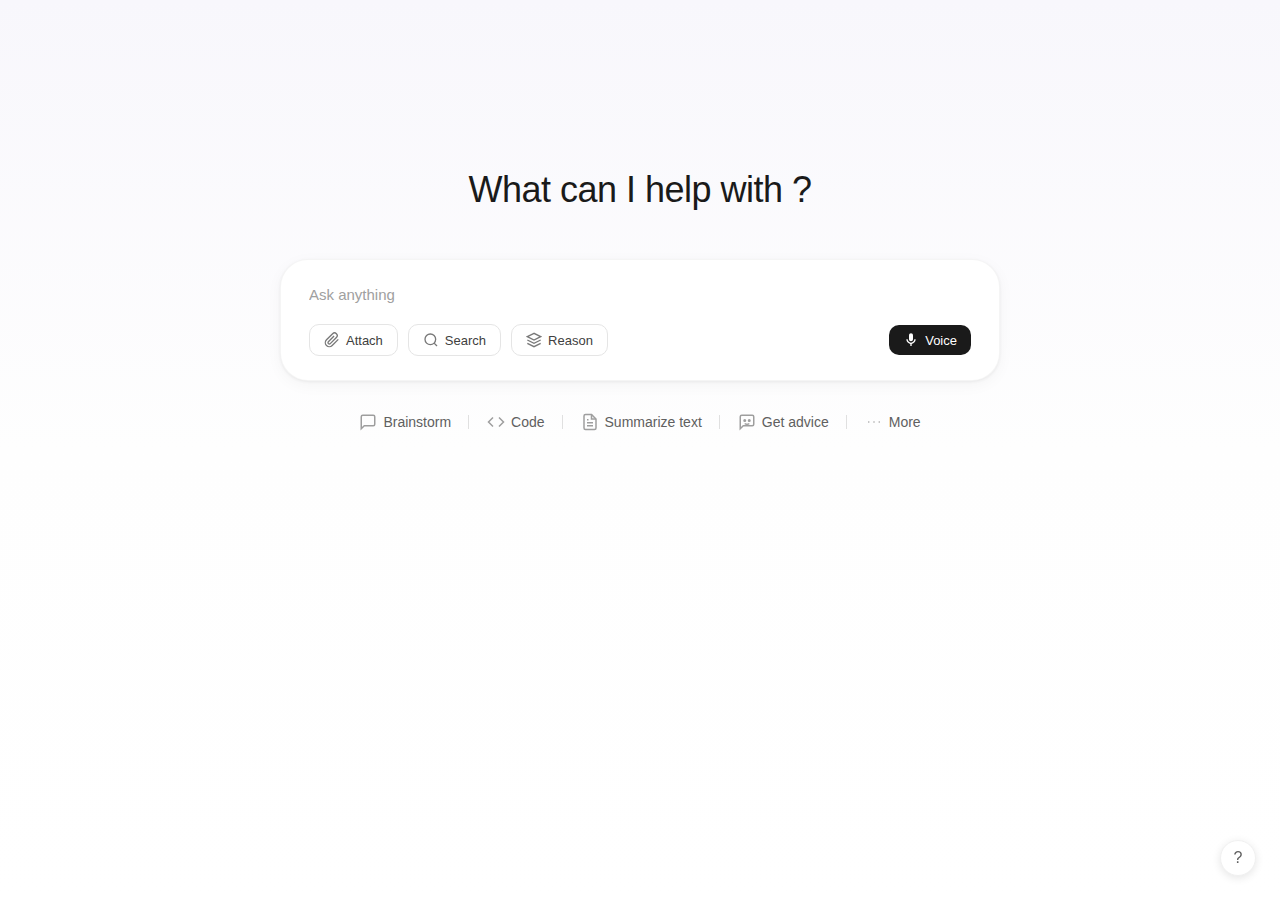
<file: docs/chat_start.html>
<!DOCTYPE html><html lang="zh-CN"><head><meta name="x-poe-datastore-behavior" content="local_only"><meta http-equiv="Content-Security-Policy" content="default-src 'self' 'unsafe-inline' 'unsafe-eval' data: blob: https://cdnjs.cloudflare.com https://cdn.jsdelivr.net https://code.jquery.com https://unpkg.com https://d3js.org https://threejs.org https://cdn.plot.ly https://stackpath.bootstrapcdn.com https://maps.googleapis.com https://cdn.tailwindcss.com https://ajax.googleapis.com https://kit.fontawesome.com https://cdn.datatables.net https://maxcdn.bootstrapcdn.com https://code.highcharts.com https://tako-static-assets-production.s3.amazonaws.com https://www.youtube.com https://fonts.googleapis.com https://fonts.gstatic.com https://pfst.cf2.poecdn.net https://puc.poecdn.net https://i.imgur.com https://wikimedia.org https://*.icons8.com https://*.giphy.com https://picsum.photos https://images.unsplash.com; frame-src 'self' https://www.youtube.com https://trytako.com; child-src 'self'; manifest-src 'self'; worker-src 'self'; upgrade-insecure-requests; block-all-mixed-content;">
    <meta charset="UTF-8">
    <meta name="viewport" content="width=device-width, initial-scale=1.0">
    <title>AI Assistant</title>
    <style>
        * {
            margin: 0;
            padding: 0;
            box-sizing: border-box;
        }

        body {
            font-family: -apple-system, BlinkMacSystemFont, 'Segoe UI', 'Helvetica Neue', Arial, sans-serif;
            background: linear-gradient(180deg, #f8f7fc 0%, #fefefe 50%, #ffffff 100%);
            min-height: 100vh;
            display: flex;
            flex-direction: column;
            align-items: center;
            padding: 20px;
            position: relative;
        }

        .container {
            max-width: 720px;
            width: 100%;
            margin-top: 12%;
        }

        h1 {
            text-align: center;
            font-size: 36px;
            font-weight: 400;
            color: #1a1a1a;
            margin-bottom: 48px;
            letter-spacing: -0.5px;
        }

        .input-container {
            background: #ffffff;
            border-radius: 28px;
            box-shadow: 0 1px 3px rgba(0, 0, 0, 0.06), 
                        0 4px 16px rgba(0, 0, 0, 0.04);
            padding: 24px 28px;
            margin-bottom: 24px;
            border: 1px solid rgba(0, 0, 0, 0.04);
            transition: box-shadow 0.3s ease;
        }

        .input-container:hover {
            box-shadow: 0 2px 6px rgba(0, 0, 0, 0.08), 
                        0 8px 24px rgba(0, 0, 0, 0.06);
        }

        .input-box {
            border: none;
            outline: none;
            width: 100%;
            font-size: 15px;
            color: #1a1a1a;
            margin-bottom: 18px;
            background: transparent;
            line-height: 1.5;
        }

        .input-box::placeholder {
            color: #a0a0a0;
            font-weight: 300;
        }

        .buttons {
            display: flex;
            gap: 10px;
            align-items: center;
        }

        .btn {
            display: inline-flex;
            align-items: center;
            gap: 6px;
            padding: 7px 14px;
            border: 1px solid #e5e5e5;
            border-radius: 10px;
            background: #ffffff;
            cursor: pointer;
            font-size: 13px;
            color: #404040;
            transition: all 0.2s ease;
            white-space: nowrap;
            font-weight: 400;
        }

        .btn:hover {
            background: #fafafa;
            border-color: #d0d0d0;
        }

        .btn:active {
            transform: scale(0.98);
        }

        .btn svg {
            width: 16px;
            height: 16px;
            opacity: 0.7;
        }

        .btn-voice {
            margin-left: auto;
            background: #1a1a1a;
            color: #ffffff;
            border: none;
        }

        .btn-voice:hover {
            background: #2d2d2d;
        }

        .btn-voice svg {
            opacity: 1;
        }

        .features {
            display: flex;
            gap: 4px;
            justify-content: center;
            align-items: center;
            flex-wrap: wrap;
        }

        .feature {
            display: inline-flex;
            align-items: center;
            gap: 6px;
            padding: 8px 16px;
            font-size: 14px;
            color: #606060;
            cursor: pointer;
            transition: all 0.2s ease;
            border-radius: 8px;
            position: relative;
        }

        .feature:not(:last-child)::after {
            content: '';
            position: absolute;
            right: -2px;
            top: 50%;
            transform: translateY(-50%);
            width: 1px;
            height: 14px;
            background: #e0e0e0;
        }

        .feature:hover {
            color: #1a1a1a;
            background: #f8f8f8;
        }

        .feature-icon {
            width: 18px;
            height: 18px;
            opacity: 0.6;
        }

        .help {
            position: fixed;
            bottom: 24px;
            right: 24px;
            width: 36px;
            height: 36px;
            border-radius: 50%;
            background: #ffffff;
            display: flex;
            align-items: center;
            justify-content: center;
            box-shadow: 0 2px 8px rgba(0, 0, 0, 0.1);
            cursor: pointer;
            font-size: 16px;
            color: #606060;
            border: 1px solid #f0f0f0;
            transition: all 0.2s ease;
            font-weight: 400;
        }

        .help:hover {
            box-shadow: 0 4px 12px rgba(0, 0, 0, 0.15);
            transform: translateY(-1px);
        }

        /* 响应式设计 */
        @media (max-width: 768px) {
            .container {
                margin-top: 20%;
            }

            h1 {
                font-size: 28px;
                margin-bottom: 32px;
            }

            .features {
                gap: 8px;
            }

            .feature {
                font-size: 13px;
                padding: 6px 12px;
            }
        }
    </style>
<script src="https://puc.poecdn.net/authenticated_preview_page/syncedState.3f7572448765332f3047.js"></script></head>
<body>
    <div class="container">
        <h1>What can I help with ?</h1>
        
        <div class="input-container">
            <input type="text" class="input-box" placeholder="Ask anything">
            
            <div class="buttons">
                <button class="btn">
                    <svg viewBox="0 0 24 24" fill="none" stroke="currentColor" stroke-width="2">
                        <path d="M21.44 11.05l-9.19 9.19a6 6 0 01-8.49-8.49l9.19-9.19a4 4 0 015.66 5.66l-9.2 9.19a2 2 0 01-2.83-2.83l8.49-8.48"></path>
                    </svg>
                    Attach
                </button>
                <button class="btn">
                    <svg viewBox="0 0 24 24" fill="none" stroke="currentColor" stroke-width="2">
                        <circle cx="11" cy="11" r="8"></circle>
                        <path d="M21 21l-4.35-4.35"></path>
                    </svg>
                    Search
                </button>
                <button class="btn">
                    <svg viewBox="0 0 24 24" fill="none" stroke="currentColor" stroke-width="2">
                        <path d="M12 2L2 7l10 5 10-5-10-5z"></path>
                        <path d="M2 17l10 5 10-5M2 12l10 5 10-5"></path>
                    </svg>
                    Reason
                </button>
                <button class="btn btn-voice">
                    <svg viewBox="0 0 24 24" fill="currentColor">
                        <path d="M12 14c1.66 0 3-1.34 3-3V5c0-1.66-1.34-3-3-3S9 3.34 9 5v6c0 1.66 1.34 3 3 3z"></path>
                        <path d="M17 11c0 2.76-2.24 5-5 5s-5-2.24-5-5H5c0 3.53 2.61 6.43 6 6.92V21h2v-3.08c3.39-.49 6-3.39 6-6.92h-2z"></path>
                    </svg>
                    Voice
                </button>
            </div>
        </div>

        <div class="features">
            <div class="feature">
                <svg class="feature-icon" viewBox="0 0 24 24" fill="none" stroke="currentColor" stroke-width="2">
                    <path d="M21 15a2 2 0 01-2 2H7l-4 4V5a2 2 0 012-2h14a2 2 0 012 2z"></path>
                </svg>
                Brainstorm
            </div>
            <div class="feature">
                <svg class="feature-icon" viewBox="0 0 24 24" fill="none" stroke="currentColor" stroke-width="2">
                    <polyline points="16 18 22 12 16 6"></polyline>
                    <polyline points="8 6 2 12 8 18"></polyline>
                </svg>
                Code
            </div>
            <div class="feature">
                <svg class="feature-icon" viewBox="0 0 24 24" fill="none" stroke="currentColor" stroke-width="2">
                    <path d="M14 2H6a2 2 0 00-2 2v16a2 2 0 002 2h12a2 2 0 002-2V8z"></path>
                    <polyline points="14 2 14 8 20 8"></polyline>
                    <line x1="16" y1="13" x2="8" y2="13"></line>
                    <line x1="16" y1="17" x2="8" y2="17"></line>
                    <polyline points="10 9 9 9 8 9"></polyline>
                </svg>
                Summarize text
            </div>
            <div class="feature">
                <svg class="feature-icon" viewBox="0 0 24 24" fill="none" stroke="currentColor" stroke-width="2">
                    <path d="M21 15a2 2 0 01-2 2H7l-4 4V5a2 2 0 012-2h14a2 2 0 012 2z"></path>
                    <circle cx="9" cy="10" r="1"></circle>
                    <circle cx="15" cy="10" r="1"></circle>
                    <path d="M9 14c.5.5 1.5 1 3 1s2.5-.5 3-1"></path>
                </svg>
                Get advice
            </div>
            <div class="feature">
                <svg class="feature-icon" viewBox="0 0 24 24" fill="currentColor">
                    <circle cx="12" cy="12" r="1"></circle>
                    <circle cx="19" cy="12" r="1"></circle>
                    <circle cx="5" cy="12" r="1"></circle>
                </svg>
                More
            </div>
        </div>
    </div>

    <div class="help">?</div>

    <script>
        // 输入框交互
        const inputBox = document.querySelector('.input-box');
        const inputContainer = document.querySelector('.input-container');

        inputBox.addEventListener('focus', () => {
            inputContainer.style.boxShadow = '0 2px 8px rgba(0, 0, 0, 0.08), 0 8px 32px rgba(100, 100, 255, 0.12)';
        });

        inputBox.addEventListener('blur', () => {
            inputContainer.style.boxShadow = '';
        });

        inputBox.addEventListener('keypress', (e) => {
            if (e.key === 'Enter' && inputBox.value.trim()) {
                console.log('发送消息:', inputBox.value);
                // 这里可以添加发送消息的逻辑
            }
        });

        // 功能按钮交互
        document.querySelectorAll('.btn').forEach(btn => {
            btn.addEventListener('click', function() {
                const action = this.textContent.trim();
                console.log('点击按钮:', action);
                
                if (action === 'Voice') {
                    // 语音输入逻辑
                    this.style.background = '#333';
                    setTimeout(() => {
                        this.style.background = '';
                    }, 200);
                }
            });
        });

        // 功能快捷选项交互
        document.querySelectorAll('.feature').forEach(feature => {
            feature.addEventListener('click', function() {
                const featureName = this.textContent.trim();
                console.log('选择功能:', featureName);
                inputBox.focus();
                
                // 可以根据不同功能填充不同的提示文本
                const prompts = {
                    'Brainstorm': 'Help me brainstorm ideas for ',
                    'Code': 'Write code to ',
                    'Summarize text': 'Summarize the following text: ',
                    'Get advice': 'I need advice about ',
                };
                
                if (prompts[featureName]) {
                    inputBox.value = prompts[featureName];
                    inputBox.setSelectionRange(inputBox.value.length, inputBox.value.length);
                }
            });
        });

        // 帮助按钮
        document.querySelector('.help').addEventListener('click', () => {
            alert('需要帮助吗？\n\n您可以:\n• 输入任何问题\n• 使用快捷功能\n• 附加文件\n• 使用语音输入');
        });
    </script>


</body></html>
</file>
